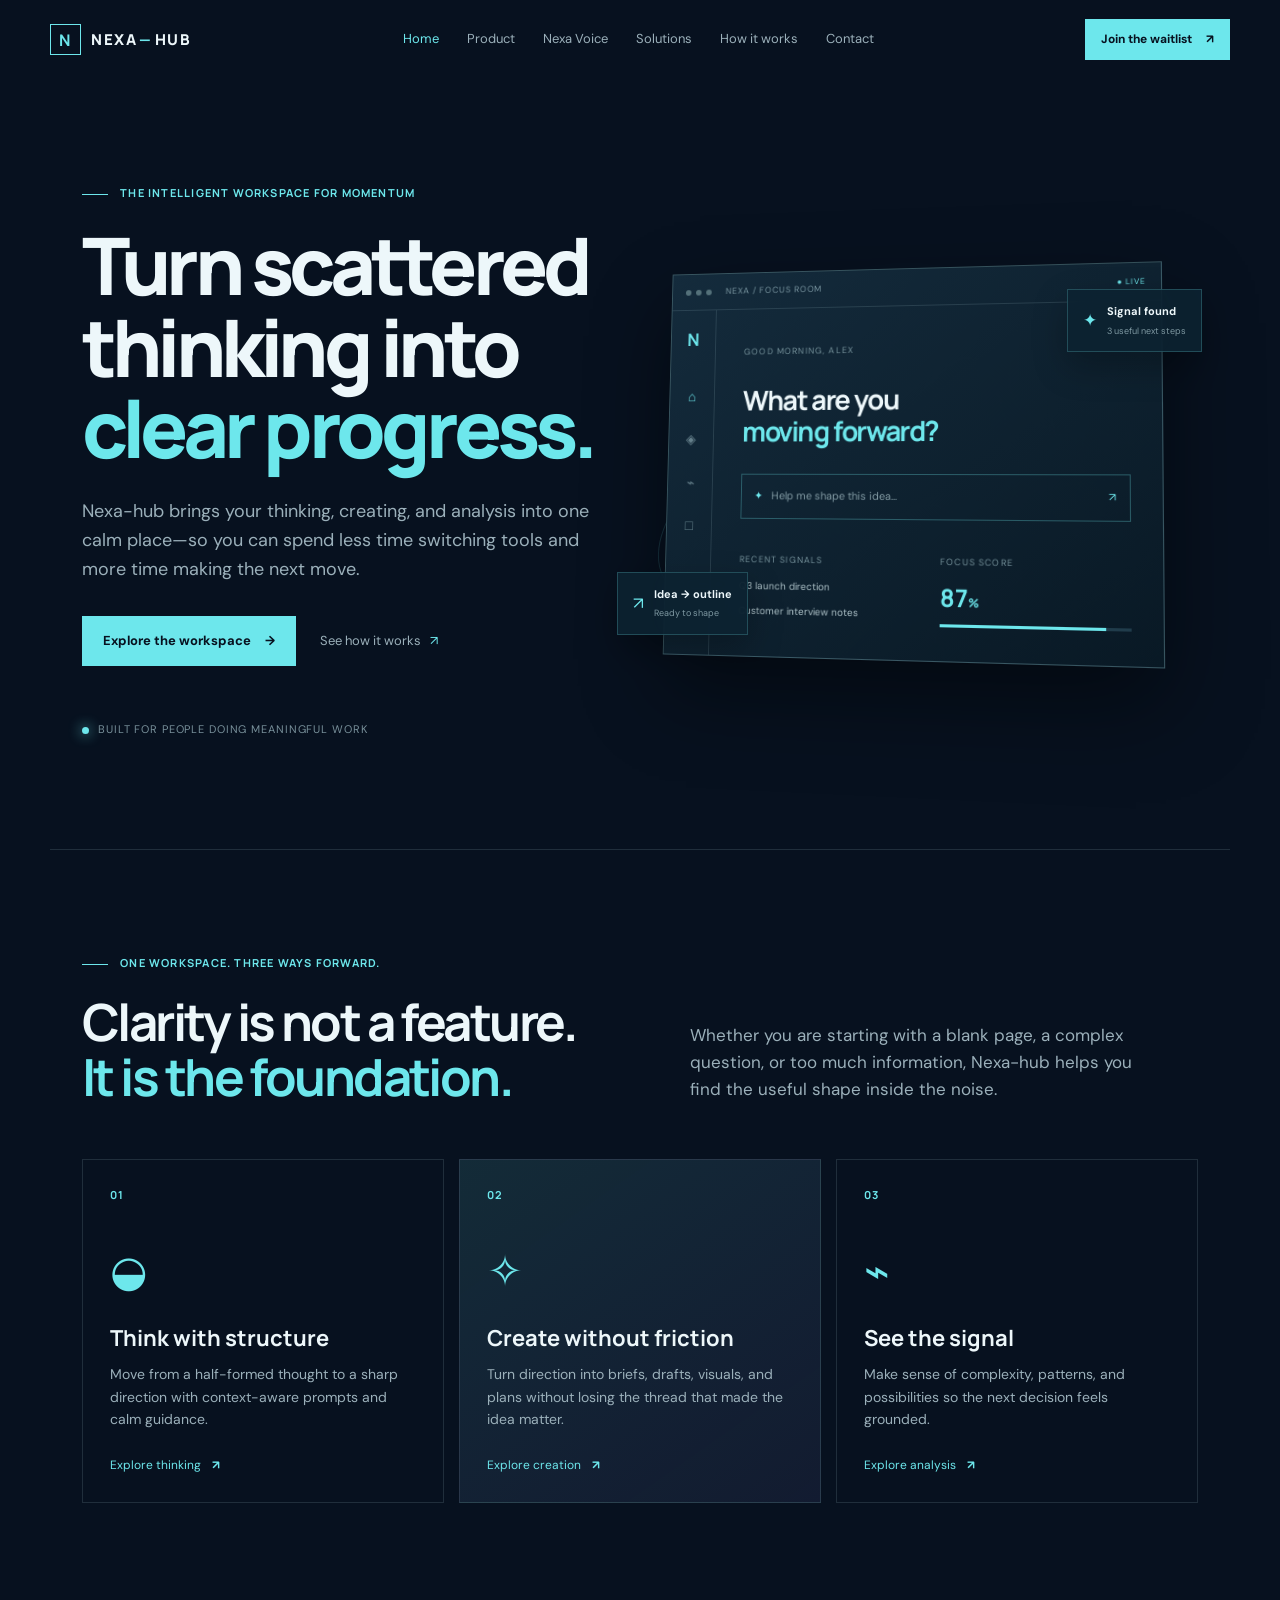
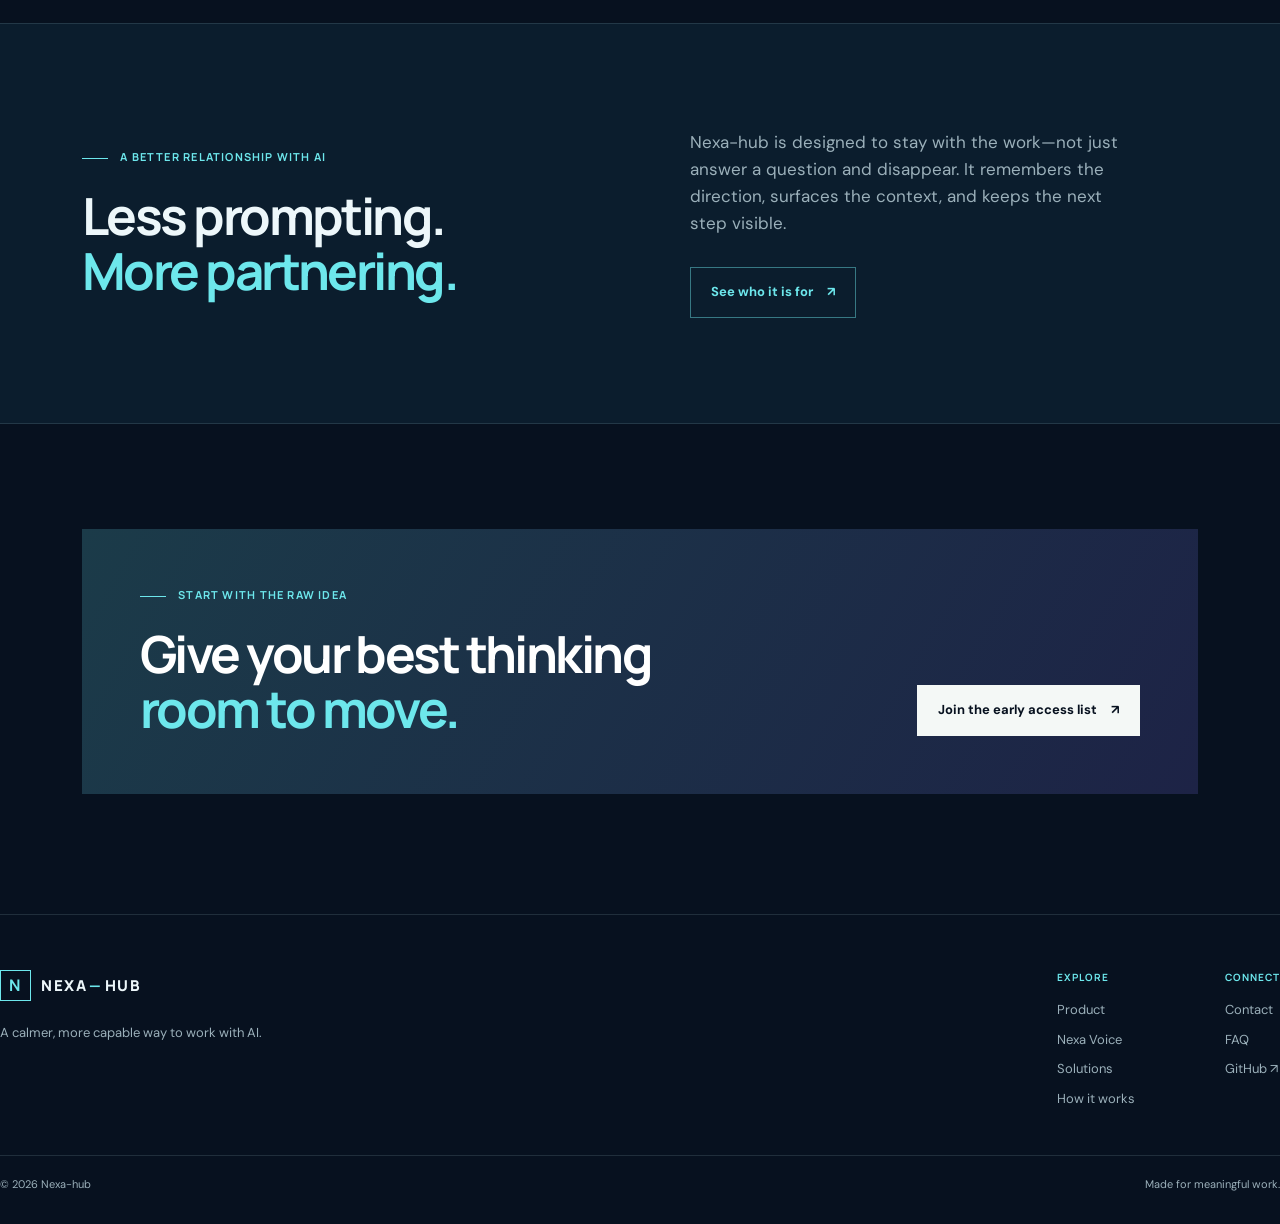
<file: index.html>
<!doctype html><html lang="en"><head><meta charset="UTF-8"><meta name="viewport" content="width=device-width, initial-scale=1"><meta name="theme-color" content="#07111f"><meta name="description" content="Nexa-hub is the calm, capable AI workspace for turning ideas into clear next steps."><meta property="og:title" content="Nexa-hub — Make the next move clear"><meta property="og:description" content="Think, create and analyze in one focused AI workspace."><meta property="og:url" content="https://shilikhalile.github.io/Nexa-hub/"><link rel="canonical" href="https://shilikhalile.github.io/Nexa-hub/"><link rel="preconnect" href="https://fonts.googleapis.com"><link rel="preconnect" href="https://fonts.gstatic.com" crossorigin><link href="https://fonts.googleapis.com/css2?family=DM+Sans:wght@400;500;600;700&family=Manrope:wght@600;700;800&display=swap" rel="stylesheet"><link rel="stylesheet" href="style.css"><title>Nexa-hub — Make the next move clear</title></head><body><div class="progress" id="progress"></div><header class="site-header"><a class="brand" href="index.html" aria-label="Nexa-hub home"><span class="brand-mark">N</span><span>NEXA<span class="brand-dash">—</span>HUB</span></a><nav class="desktop-nav" aria-label="Main navigation"><a class="active" href="index.html">Home</a><a href="product.html">Product</a><a href="voice.html">Nexa Voice</a><a href="solutions.html">Solutions</a><a href="process.html">How it works</a><a href="https://nexa-ai-hub.higgsfield.app">Contact</a></nav><a class="button button-small button-primary header-cta" href="https://nexa-ai-hub.higgsfield.app">Join the waitlist <span>↗</span></a><button class="menu-toggle" id="menuToggle" aria-label="Open menu" aria-expanded="false"><i></i><i></i></button></header><div class="mobile-nav" id="mobileNav"><a href="index.html">Home</a><a href="product.html">Product</a><a href="voice.html">Nexa Voice</a><a href="solutions.html">Solutions</a><a href="process.html">How it works</a><a href="https://nexa-ai-hub.higgsfield.app">Contact</a><a class="button button-primary" href="https://nexa-ai-hub.higgsfield.app">Join the waitlist ↗</a></div><main><section class="hero section-wrap"><div class="hero-copy"><p class="eyebrow"><span></span> The intelligent workspace for momentum</p><h1>Turn scattered thinking into <em>clear progress.</em></h1><p class="hero-lede">Nexa-hub brings your thinking, creating, and analysis into one calm place—so you can spend less time switching tools and more time making the next move.</p><div class="hero-actions"><a class="button button-primary" href="product.html">Explore the workspace <span>→</span></a><a class="text-link" href="process.html">See how it works <span>↗</span></a></div><div class="hero-proof"><span class="proof-dot"></span><span>Built for people doing meaningful work</span></div></div><div class="hero-visual"><div class="glow"></div><div class="orbit orbit-one"></div><div class="orbit orbit-two"></div><div class="workspace-card"><div class="card-bar"><span class="window-dots"><i></i><i></i><i></i></span><span class="card-label">NEXA / FOCUS ROOM</span><span class="card-status">● LIVE</span></div><div class="workspace-body"><div class="workspace-sidebar"><strong>N</strong><span class="side-active">⌂</span><span>◈</span><span>⌁</span><span>□</span></div><div class="workspace-content"><p class="card-kicker">GOOD MORNING, ALEX</p><h2>What are you<br><strong>moving forward?</strong></h2><div class="prompt-line"><span class="prompt-icon">✦</span><span>Help me shape this idea...</span><span class="prompt-send">↗</span></div><div class="card-columns"><div><small>RECENT SIGNALS</small><p>Q3 launch direction</p><p>Customer interview notes</p></div><div><small>FOCUS SCORE</small><b>87<span>%</span></b><div class="score-line"><i></i></div></div></div></div></div></div><div class="floating-note note-one"><span>✦</span><div><b>Signal found</b><small>3 useful next steps</small></div></div><div class="floating-note note-two"><span>↗</span><div><b>Idea → outline</b><small>Ready to shape</small></div></div></div></section><section class="section-wrap section-intro"><div><p class="eyebrow"><span></span> One workspace. Three ways forward.</p><h2>Clarity is not a feature.<br><em>It is the foundation.</em></h2></div><p>Whether you are starting with a blank page, a complex question, or too much information, Nexa-hub helps you find the useful shape inside the noise.</p></section><section class="section-wrap feature-grid"><a class="feature-card" href="product.html#think"><span class="feature-number">01</span><div class="feature-icon">◒</div><h3>Think with structure</h3><p>Move from a half-formed thought to a sharp direction with context-aware prompts and calm guidance.</p><span class="card-link">Explore thinking <b>↗</b></span></a><a class="feature-card feature-card-accent" href="product.html#create"><span class="feature-number">02</span><div class="feature-icon">✧</div><h3>Create without friction</h3><p>Turn direction into briefs, drafts, visuals, and plans without losing the thread that made the idea matter.</p><span class="card-link">Explore creation <b>↗</b></span></a><a class="feature-card" href="product.html#analyze"><span class="feature-number">03</span><div class="feature-icon">⌁</div><h3>See the signal</h3><p>Make sense of complexity, patterns, and possibilities so the next decision feels grounded.</p><span class="card-link">Explore analysis <b>↗</b></span></a></section><section class="dark-band"><div class="section-wrap split-section"><div><p class="eyebrow"><span></span> A better relationship with AI</p><h2>Less prompting.<br><em>More partnering.</em></h2></div><div><p class="large-copy">Nexa-hub is designed to stay with the work—not just answer a question and disappear. It remembers the direction, surfaces the context, and keeps the next step visible.</p><a class="button button-outline" href="solutions.html">See who it is for <span>↗</span></a></div></div></section><section class="section-wrap cta-section"><div class="cta-card"><div><p class="eyebrow"><span></span> Start with the raw idea</p><h2>Give your best thinking<br><em>room to move.</em></h2></div><a class="button button-light" href="https://nexa-ai-hub.higgsfield.app">Join the early access list <span>↗</span></a></div></section></main><footer class="site-footer"><div><a class="brand" href="index.html"><span class="brand-mark">N</span><span>NEXA<span class="brand-dash">—</span>HUB</span></a><p>A calmer, more capable way to work with AI.</p></div><div class="footer-links"><div><small>EXPLORE</small><a href="product.html">Product</a><a href="voice.html">Nexa Voice</a><a href="solutions.html">Solutions</a><a href="process.html">How it works</a></div><div><small>CONNECT</small><a href="https://nexa-ai-hub.higgsfield.app">Contact</a><a href="https://nexa-ai-hub.higgsfield.app">FAQ</a><a href="https://github.com/Shilikhalile/Nexa-hub">GitHub ↗</a></div></div><div class="footer-bottom"><span>© <span data-year></span> Nexa-hub</span><span>Made for meaningful work.</span></div></footer><div class="toast" id="toast" role="status"></div><script src="script.js?v=static-restore-2"></script></body></html>
</file>
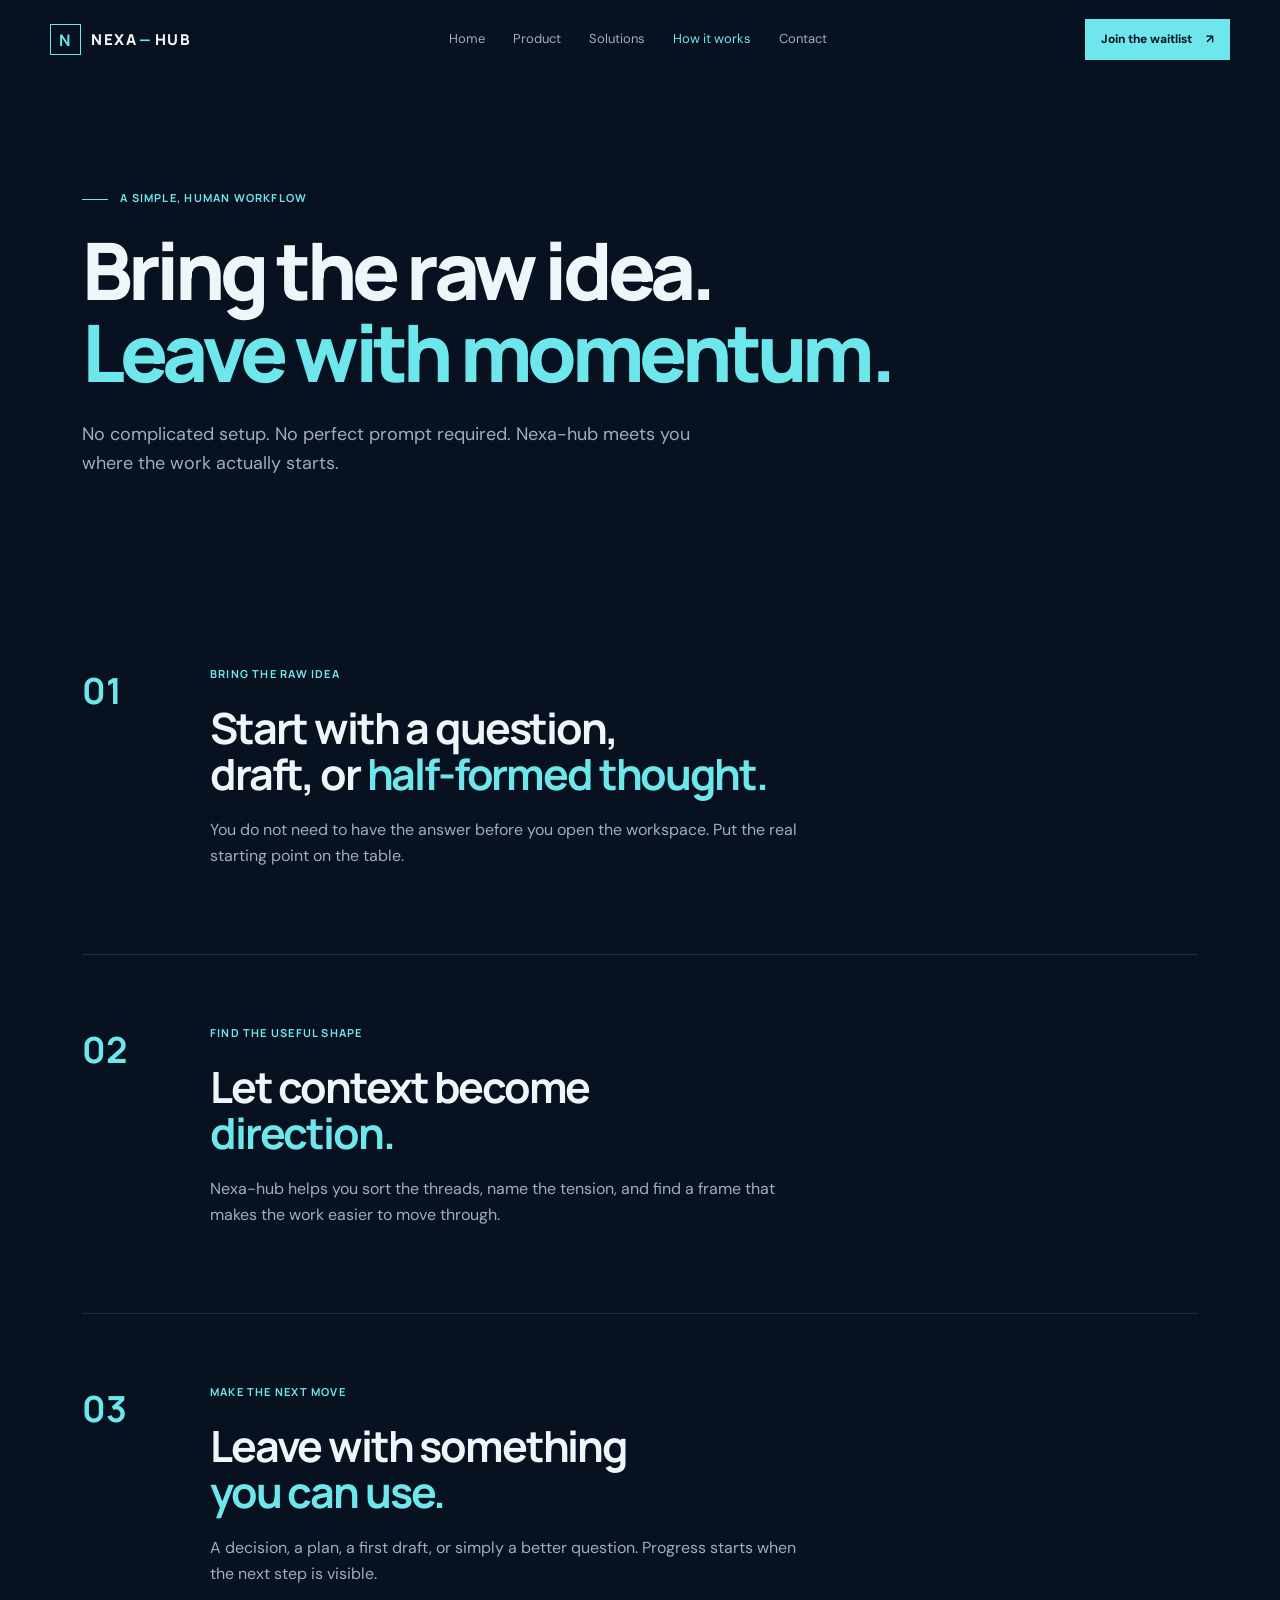
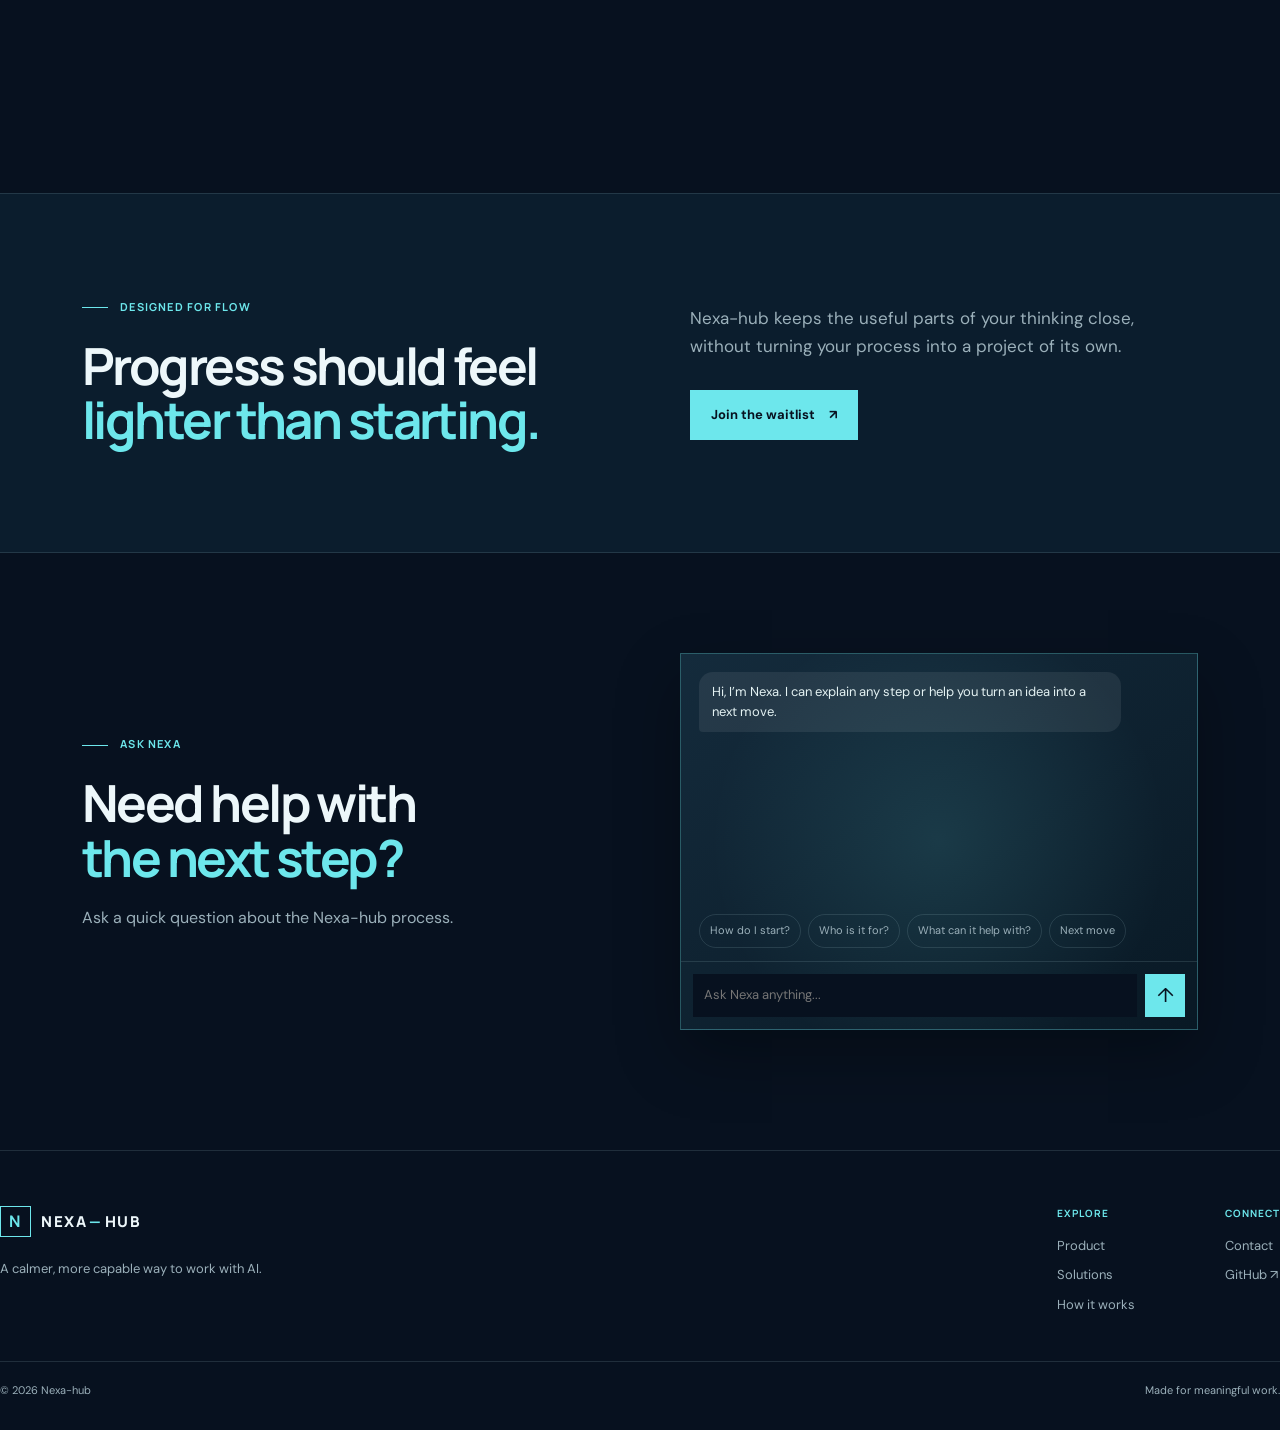
<file: process.html>
<!doctype html><html lang="en"><head><meta charset="UTF-8"><meta name="viewport" content="width=device-width, initial-scale=1"><meta name="description" content="Learn how Nexa-hub turns a raw idea into a clear next move."><link rel="stylesheet" href="style.css"><link rel="preconnect" href="https://fonts.googleapis.com"><link href="https://fonts.googleapis.com/css2?family=DM+Sans:wght@400;500;600;700&family=Manrope:wght@600;700;800&display=swap" rel="stylesheet"><title>How it works — Nexa-hub</title></head><body><div class="progress" id="progress"></div><header class="site-header"><a class="brand" href="index.html"><span class="brand-mark">N</span><span>NEXA<span class="brand-dash">—</span>HUB</span></a><nav class="desktop-nav"><a href="index.html">Home</a><a href="product.html">Product</a><a href="solutions.html">Solutions</a><a class="active" href="process.html">How it works</a><a href="contact.html">Contact</a></nav><a class="button button-small button-primary header-cta" href="contact.html">Join the waitlist <span>↗</span></a><button class="menu-toggle" id="menuToggle" aria-label="Open menu" aria-expanded="false"><i></i><i></i></button></header><div class="mobile-nav" id="mobileNav"><a href="index.html">Home</a><a href="product.html">Product</a><a href="solutions.html">Solutions</a><a href="process.html">How it works</a><a href="contact.html">Contact</a><a class="button button-primary" href="contact.html">Join the waitlist ↗</a></div><main><section class="page-hero section-wrap"><p class="eyebrow"><span></span> A simple, human workflow</p><h1>Bring the raw idea.<br><em>Leave with momentum.</em></h1><p>No complicated setup. No perfect prompt required. Nexa-hub meets you where the work actually starts.</p></section><section class="section-wrap process-list"><article class="process-step"><div class="step-number">01</div><div><p class="eyebrow">Bring the raw idea</p><h2>Start with a question,<br>draft, or <em>half-formed thought.</em></h2><p>You do not need to have the answer before you open the workspace. Put the real starting point on the table.</p></div></article><article class="process-step"><div class="step-number">02</div><div><p class="eyebrow">Find the useful shape</p><h2>Let context become<br><em>direction.</em></h2><p>Nexa-hub helps you sort the threads, name the tension, and find a frame that makes the work easier to move through.</p></div></article><article class="process-step"><div class="step-number">03</div><div><p class="eyebrow">Make the next move</p><h2>Leave with something<br><em>you can use.</em></h2><p>A decision, a plan, a first draft, or simply a better question. Progress starts when the next step is visible.</p></div></article></section><section class="dark-band"><div class="section-wrap split-section"><div><p class="eyebrow"><span></span> Designed for flow</p><h2>Progress should feel<br><em>lighter than starting.</em></h2></div><div><p class="large-copy">Nexa-hub keeps the useful parts of your thinking close, without turning your process into a project of its own.</p><a class="button button-primary" href="contact.html">Join the waitlist <span>↗</span></a></div></div></section><section class="process-chat" aria-label="Nexa process assistant">
  <div class="process-chat-heading"><p class="eyebrow"><span></span> Ask Nexa</p><h2>Need help with<br><em>the next step?</em></h2><p>Ask a quick question about the Nexa-hub process.</p></div>
  <div class="process-chat-box">
    <div class="process-chat-log" id="processChatLog"><div class="process-chat-message bot">Hi, I’m Nexa. I can explain any step or help you turn an idea into a next move.</div></div>
    <div class="process-chat-suggestions"><button type="button" data-chat-question="How do I start?">How do I start?</button><button type="button" data-chat-question="Who is Nexa-hub for?">Who is it for?</button><button type="button" data-chat-question="What can Nexa-hub help with?">What can it help with?</button><button type="button" data-chat-question="What is the next move?">Next move</button></div>
    <form id="processChatForm" class="process-chat-form"><input id="processChatInput" aria-label="Ask Nexa" maxlength="240" placeholder="Ask Nexa anything..." autocomplete="off"><button type="submit" aria-label="Send">↑</button></form>
  </div>
</section></main><footer class="site-footer"><div><a class="brand" href="index.html"><span class="brand-mark">N</span><span>NEXA<span class="brand-dash">—</span>HUB</span></a><p>A calmer, more capable way to work with AI.</p></div><div class="footer-links"><div><small>EXPLORE</small><a href="product.html">Product</a><a href="solutions.html">Solutions</a><a href="process.html">How it works</a></div><div><small>CONNECT</small><a href="contact.html">Contact</a><a href="https://github.com/Shilikhalile/Nexa-hub">GitHub ↗</a></div></div><div class="footer-bottom"><span>© <span data-year></span> Nexa-hub</span><span>Made for meaningful work.</span></div></footer><div class="toast" id="toast" role="status"></div><script src="script.js?v=process-chat-5"></script></body></html>
</file>
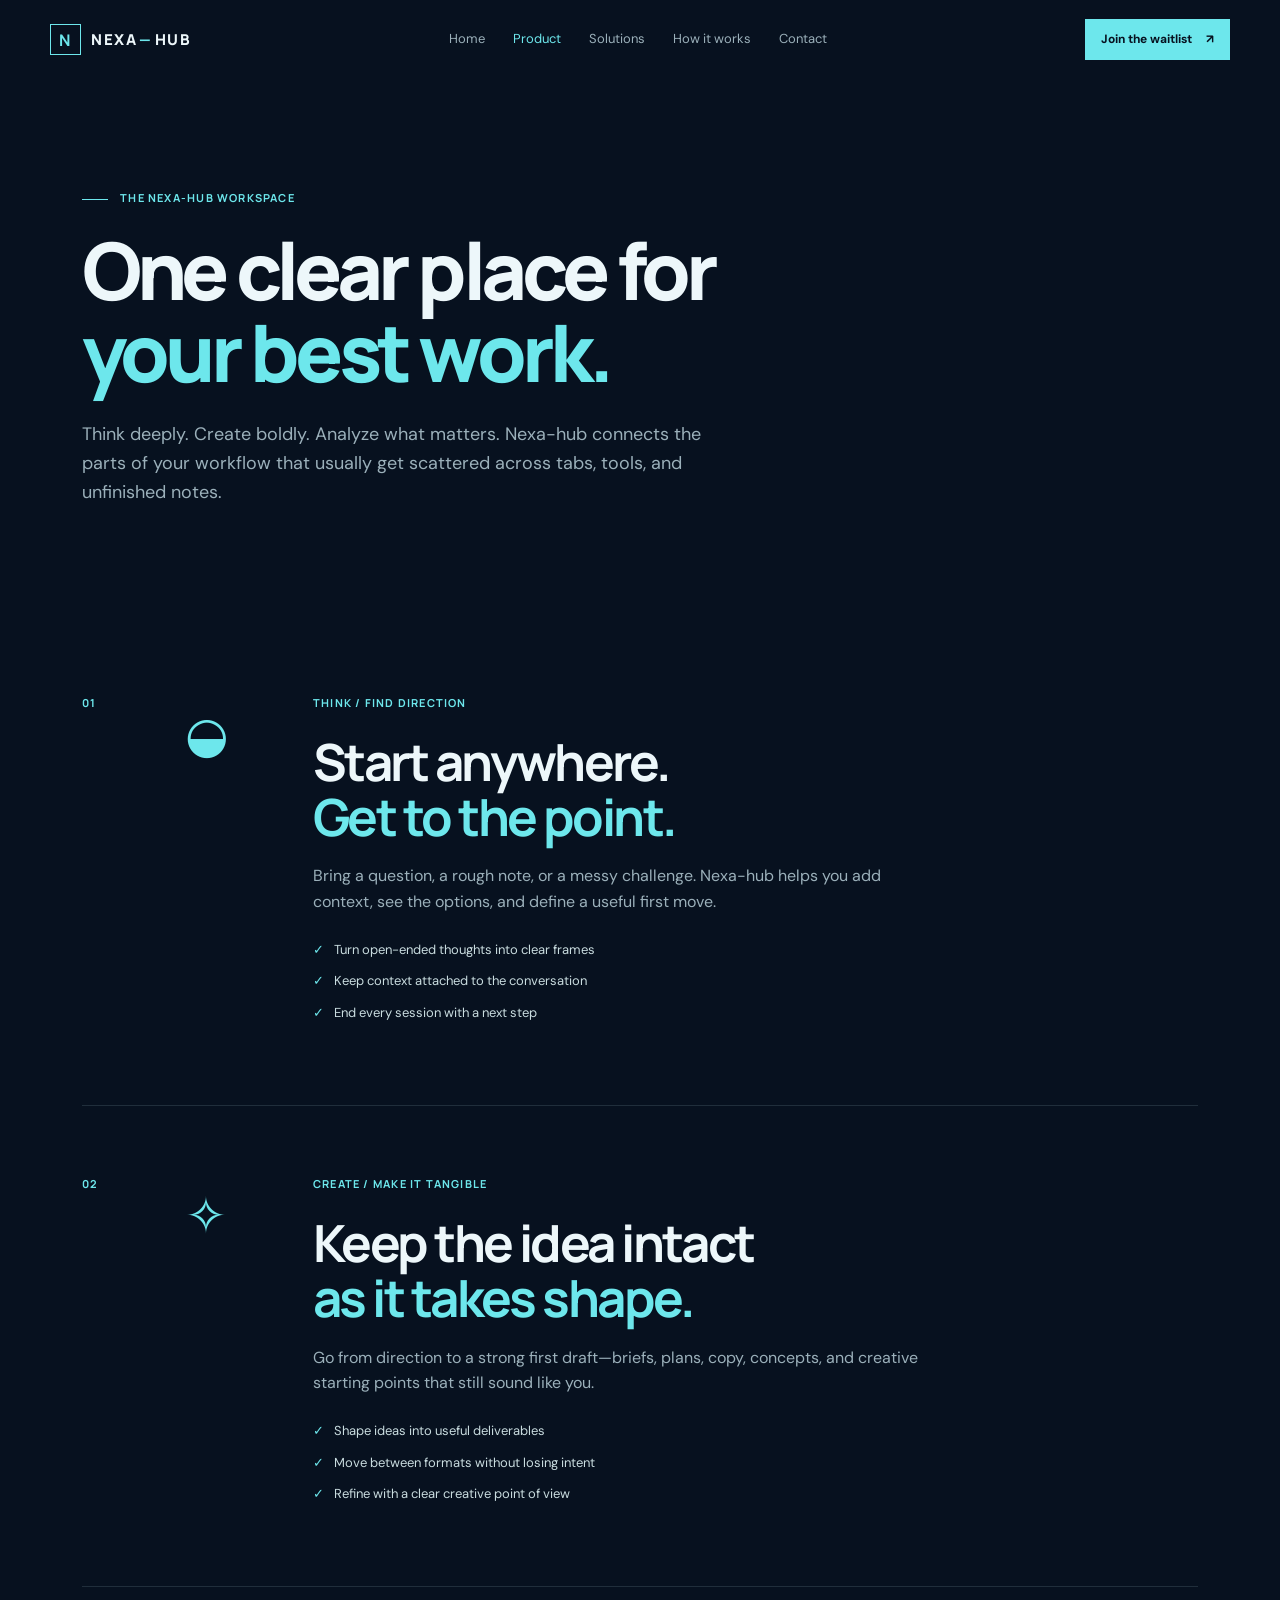
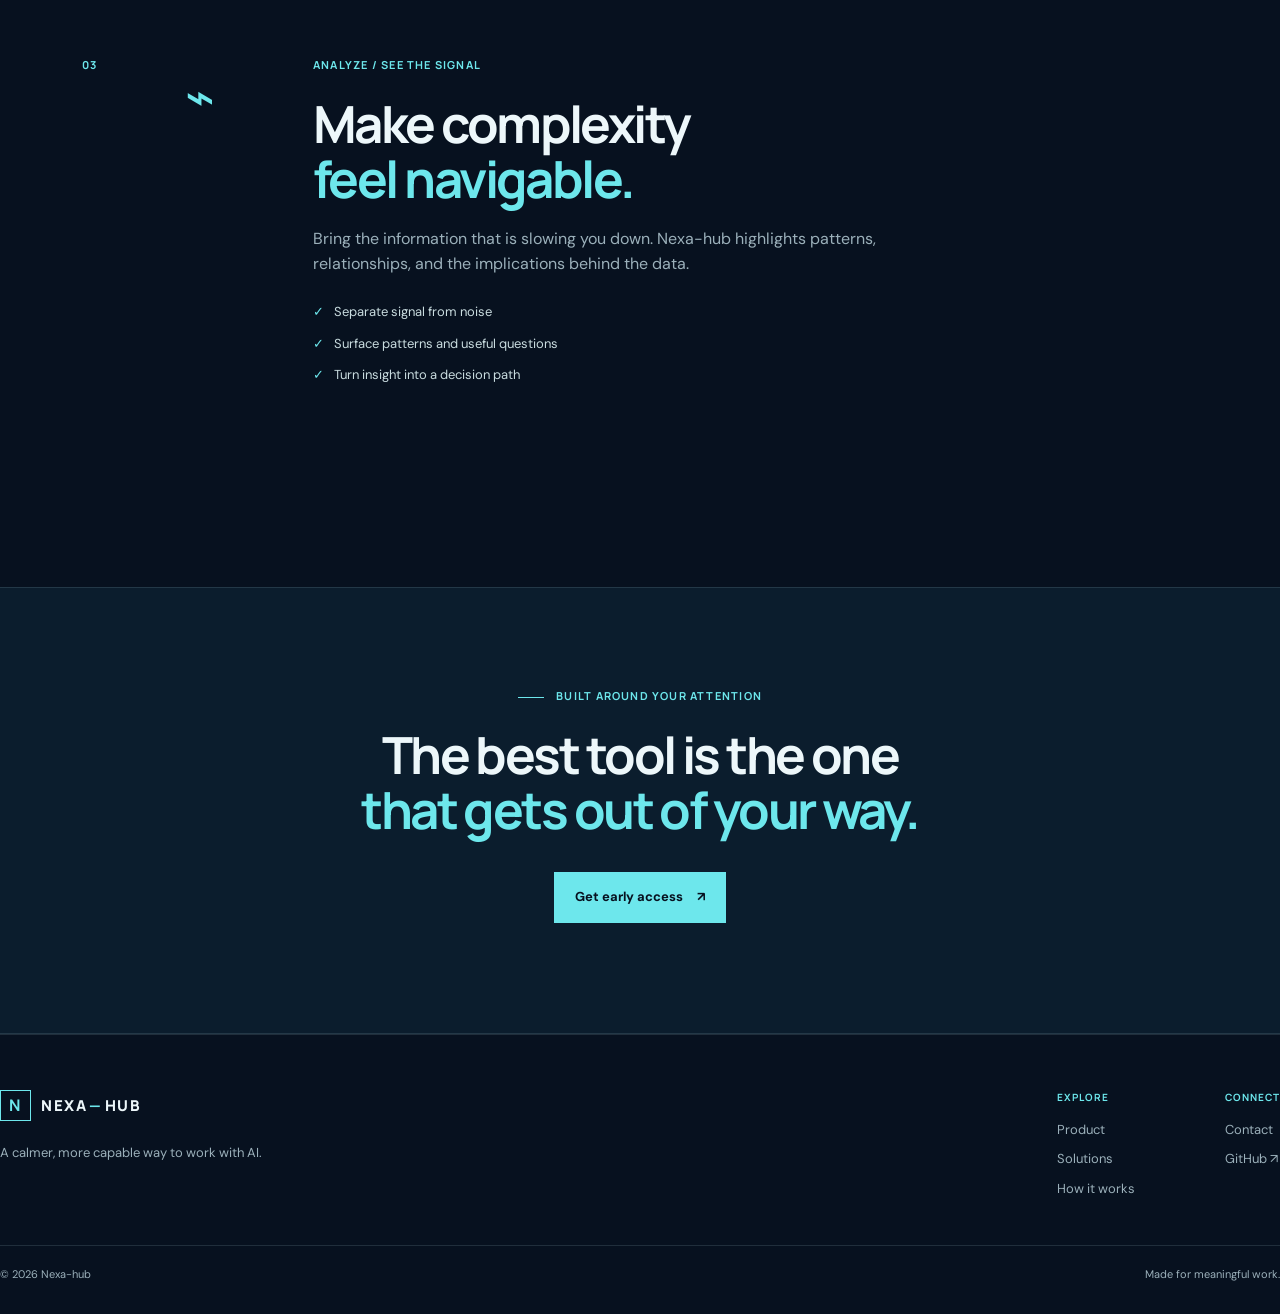
<file: product.html>
<!doctype html><html lang="en"><head><meta charset="UTF-8"><meta name="viewport" content="width=device-width, initial-scale=1"><meta name="description" content="Explore the Nexa-hub AI workspace: think, create, and analyze with more clarity."><link rel="stylesheet" href="style.css"><link rel="preconnect" href="https://fonts.googleapis.com"><link href="https://fonts.googleapis.com/css2?family=DM+Sans:wght@400;500;600;700&family=Manrope:wght@600;700;800&display=swap" rel="stylesheet"><title>Product — Nexa-hub</title></head><body><div class="progress" id="progress"></div><header class="site-header"><a class="brand" href="index.html"><span class="brand-mark">N</span><span>NEXA<span class="brand-dash">—</span>HUB</span></a><nav class="desktop-nav"><a href="index.html">Home</a><a class="active" href="product.html">Product</a><a href="solutions.html">Solutions</a><a href="process.html">How it works</a><a href="https://nexa-ai-hub.higgsfield.app">Contact</a></nav><a class="button button-small button-primary header-cta" href="https://nexa-ai-hub.higgsfield.app">Join the waitlist <span>↗</span></a><button class="menu-toggle" id="menuToggle" aria-label="Open menu" aria-expanded="false"><i></i><i></i></button></header><div class="mobile-nav" id="mobileNav"><a href="index.html">Home</a><a href="product.html">Product</a><a href="solutions.html">Solutions</a><a href="process.html">How it works</a><a href="https://nexa-ai-hub.higgsfield.app">Contact</a><a class="button button-primary" href="https://nexa-ai-hub.higgsfield.app">Join the waitlist ↗</a></div><main><section class="page-hero section-wrap"><p class="eyebrow"><span></span> The Nexa-hub workspace</p><h1>One clear place for<br><em>your best work.</em></h1><p>Think deeply. Create boldly. Analyze what matters. Nexa-hub connects the parts of your workflow that usually get scattered across tabs, tools, and unfinished notes.</p></section><section class="section-wrap product-list"><article id="think" class="product-row"><div class="product-index">01</div><div class="product-symbol">◒</div><div><p class="eyebrow">Think / Find direction</p><h2>Start anywhere.<br><em>Get to the point.</em></h2><p>Bring a question, a rough note, or a messy challenge. Nexa-hub helps you add context, see the options, and define a useful first move.</p><ul class="check-list"><li>Turn open-ended thoughts into clear frames</li><li>Keep context attached to the conversation</li><li>End every session with a next step</li></ul></div></article><article id="create" class="product-row"><div class="product-index">02</div><div class="product-symbol">✧</div><div><p class="eyebrow">Create / Make it tangible</p><h2>Keep the idea intact<br><em>as it takes shape.</em></h2><p>Go from direction to a strong first draft—briefs, plans, copy, concepts, and creative starting points that still sound like you.</p><ul class="check-list"><li>Shape ideas into useful deliverables</li><li>Move between formats without losing intent</li><li>Refine with a clear creative point of view</li></ul></div></article><article id="analyze" class="product-row"><div class="product-index">03</div><div class="product-symbol">⌁</div><div><p class="eyebrow">Analyze / See the signal</p><h2>Make complexity<br><em>feel navigable.</em></h2><p>Bring the information that is slowing you down. Nexa-hub highlights patterns, relationships, and the implications behind the data.</p><ul class="check-list"><li>Separate signal from noise</li><li>Surface patterns and useful questions</li><li>Turn insight into a decision path</li></ul></div></article></section><section class="dark-band"><div class="section-wrap centered-cta"><p class="eyebrow"><span></span> Built around your attention</p><h2>The best tool is the one<br><em>that gets out of your way.</em></h2><a class="button button-primary" href="https://nexa-ai-hub.higgsfield.app">Get early access <span>↗</span></a></div></section></main><footer class="site-footer"><div><a class="brand" href="index.html"><span class="brand-mark">N</span><span>NEXA<span class="brand-dash">—</span>HUB</span></a><p>A calmer, more capable way to work with AI.</p></div><div class="footer-links"><div><small>EXPLORE</small><a href="product.html">Product</a><a href="solutions.html">Solutions</a><a href="process.html">How it works</a></div><div><small>CONNECT</small><a href="https://nexa-ai-hub.higgsfield.app">Contact</a><a href="https://github.com/Shilikhalile/Nexa-hub">GitHub ↗</a></div></div><div class="footer-bottom"><span>© <span data-year></span> Nexa-hub</span><span>Made for meaningful work.</span></div></footer><div class="toast" id="toast" role="status"></div><script src="script.js?v=static-restore-2"></script></body></html>
</file>
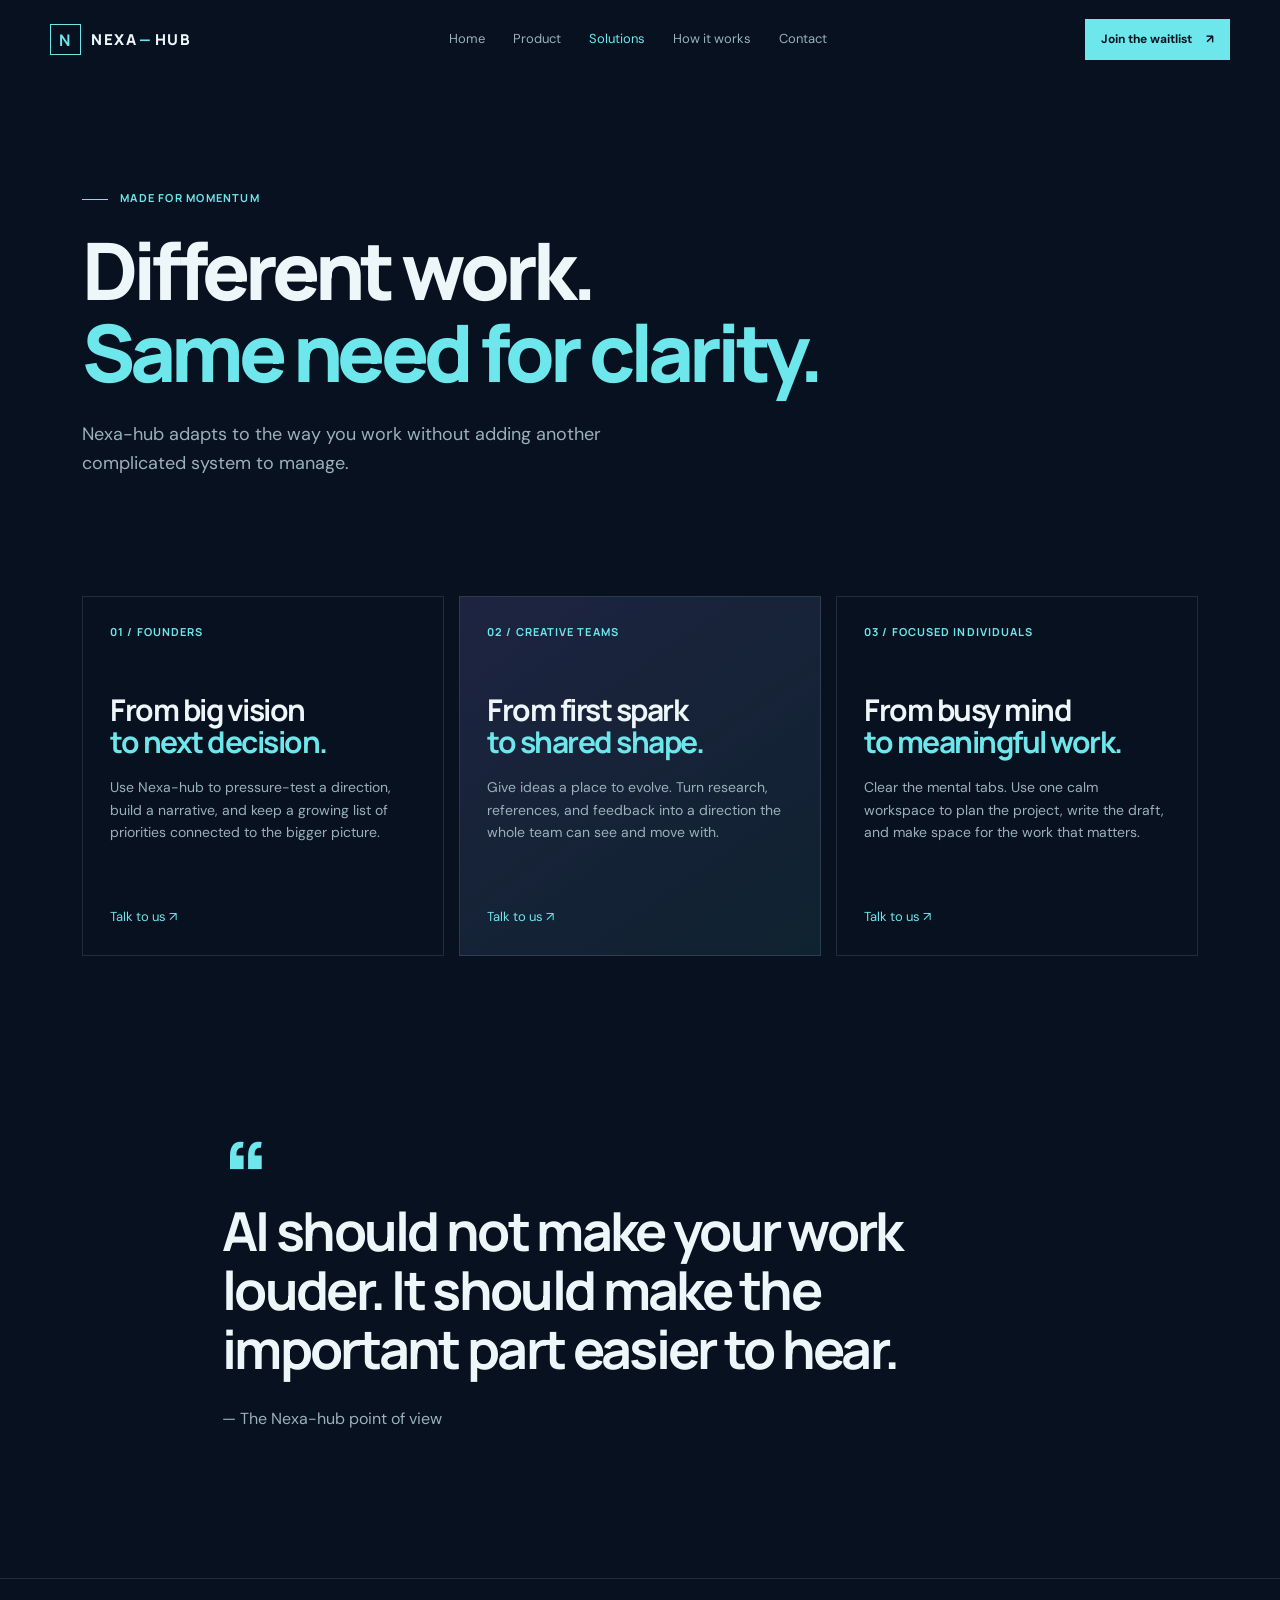
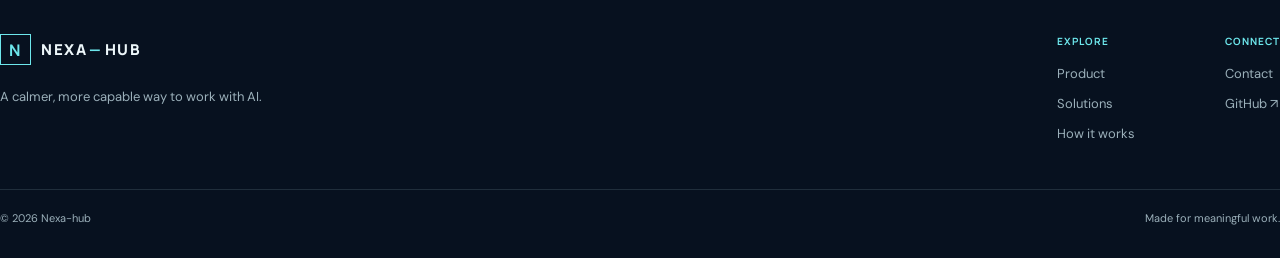
<file: solutions.html>
<!doctype html><html lang="en"><head><meta charset="UTF-8"><meta name="viewport" content="width=device-width, initial-scale=1"><meta name="description" content="See how Nexa-hub supports founders, creative teams, and focused individuals."><link rel="stylesheet" href="style.css"><link rel="preconnect" href="https://fonts.googleapis.com"><link href="https://fonts.googleapis.com/css2?family=DM+Sans:wght@400;500;600;700&family=Manrope:wght@600;700;800&display=swap" rel="stylesheet"><title>Solutions — Nexa-hub</title></head><body><div class="progress" id="progress"></div><header class="site-header"><a class="brand" href="index.html"><span class="brand-mark">N</span><span>NEXA<span class="brand-dash">—</span>HUB</span></a><nav class="desktop-nav"><a href="index.html">Home</a><a href="product.html">Product</a><a class="active" href="solutions.html">Solutions</a><a href="process.html">How it works</a><a href="https://nexa-ai-hub.higgsfield.app">Contact</a></nav><a class="button button-small button-primary header-cta" href="https://nexa-ai-hub.higgsfield.app">Join the waitlist <span>↗</span></a><button class="menu-toggle" id="menuToggle" aria-label="Open menu" aria-expanded="false"><i></i><i></i></button></header><div class="mobile-nav" id="mobileNav"><a href="index.html">Home</a><a href="product.html">Product</a><a href="solutions.html">Solutions</a><a href="process.html">How it works</a><a href="https://nexa-ai-hub.higgsfield.app">Contact</a><a class="button button-primary" href="https://nexa-ai-hub.higgsfield.app">Join the waitlist ↗</a></div><main><section class="page-hero section-wrap"><p class="eyebrow"><span></span> Made for momentum</p><h1>Different work.<br><em>Same need for clarity.</em></h1><p>Nexa-hub adapts to the way you work without adding another complicated system to manage.</p></section><section class="section-wrap audience-grid"><article class="audience-card"><span class="feature-number">01 / FOUNDERS</span><h2>From big vision<br><em>to next decision.</em></h2><p>Use Nexa-hub to pressure-test a direction, build a narrative, and keep a growing list of priorities connected to the bigger picture.</p><a href="https://nexa-ai-hub.higgsfield.app">Talk to us <span>↗</span></a></article><article class="audience-card audience-card-highlight"><span class="feature-number">02 / CREATIVE TEAMS</span><h2>From first spark<br><em>to shared shape.</em></h2><p>Give ideas a place to evolve. Turn research, references, and feedback into a direction the whole team can see and move with.</p><a href="https://nexa-ai-hub.higgsfield.app">Talk to us <span>↗</span></a></article><article class="audience-card"><span class="feature-number">03 / FOCUSED INDIVIDUALS</span><h2>From busy mind<br><em>to meaningful work.</em></h2><p>Clear the mental tabs. Use one calm workspace to plan the project, write the draft, and make space for the work that matters.</p><a href="https://nexa-ai-hub.higgsfield.app">Talk to us <span>↗</span></a></article></section><section class="section-wrap quote-section"><p class="quote-mark">“</p><blockquote>AI should not make your work louder. It should make the important part easier to hear.</blockquote><p class="quote-byline">— The Nexa-hub point of view</p></section></main><footer class="site-footer"><div><a class="brand" href="index.html"><span class="brand-mark">N</span><span>NEXA<span class="brand-dash">—</span>HUB</span></a><p>A calmer, more capable way to work with AI.</p></div><div class="footer-links"><div><small>EXPLORE</small><a href="product.html">Product</a><a href="solutions.html">Solutions</a><a href="process.html">How it works</a></div><div><small>CONNECT</small><a href="https://nexa-ai-hub.higgsfield.app">Contact</a><a href="https://github.com/Shilikhalile/Nexa-hub">GitHub ↗</a></div></div><div class="footer-bottom"><span>© <span data-year></span> Nexa-hub</span><span>Made for meaningful work.</span></div></footer><div class="toast" id="toast" role="status"></div><script src="script.js?v=static-restore-2"></script></body></html>
</file>
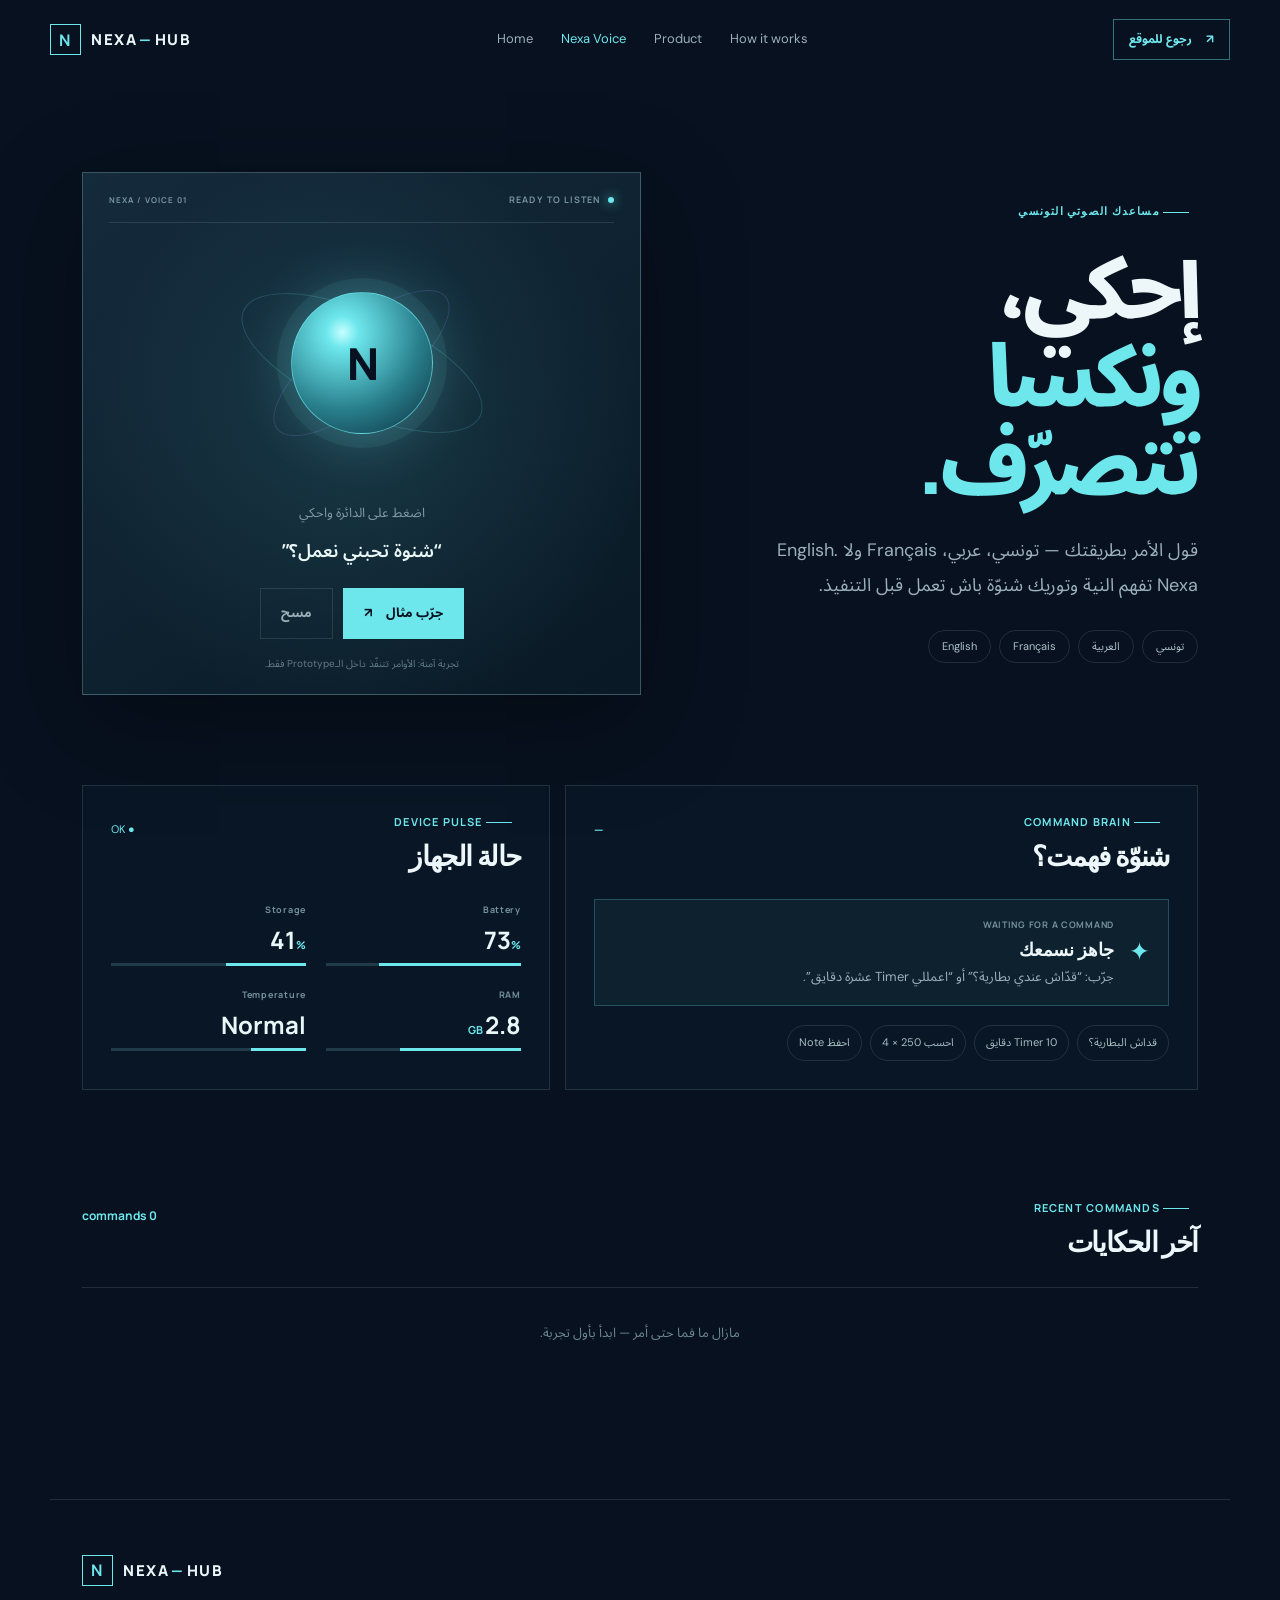
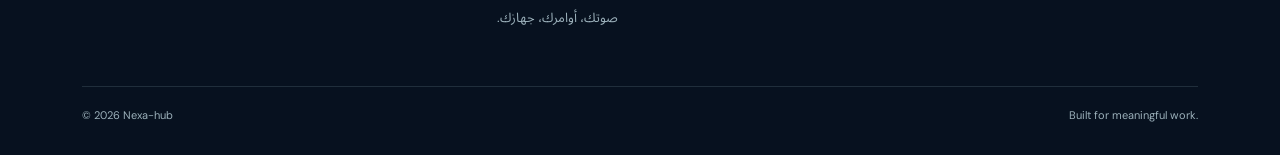
<file: voice.html>
<!doctype html>
<html lang="ar" dir="rtl">
<head>
  <meta charset="UTF-8">
  <meta name="viewport" content="width=device-width, initial-scale=1">
  <meta name="theme-color" content="#07111f">
  <meta name="description" content="Nexa Voice — مساعدك الصوتي التونسي للتحكم في جهازك.">
  <link rel="preconnect" href="https://fonts.googleapis.com">
  <link rel="preconnect" href="https://fonts.gstatic.com" crossorigin>
  <link href="https://fonts.googleapis.com/css2?family=DM+Sans:wght@400;500;600;700&family=Manrope:wght@600;700;800&family=Noto+Sans+Arabic:wght@400;500;600;700&display=swap" rel="stylesheet">
  <link rel="stylesheet" href="style.css">
  <title>Nexa Voice — إحكي، ونكسا تتصرّف</title>
</head>
<body class="voice-page">
  <div class="progress" id="progress"></div>
  <header class="site-header voice-header">
    <a class="brand" href="index.html" aria-label="Nexa-hub home"><span class="brand-mark">N</span><span>NEXA<span class="brand-dash">—</span>HUB</span></a>
    <nav class="desktop-nav" aria-label="Main navigation"><a href="index.html">Home</a><a class="active" href="voice.html">Nexa Voice</a><a href="product.html">Product</a><a href="process.html">How it works</a></nav>
    <a class="button button-small button-outline header-cta" href="index.html">رجوع للموقع <span>↗</span></a>
    <button class="menu-toggle" id="menuToggle" aria-label="فتح القائمة" aria-expanded="false"><i></i><i></i></button>
  </header>
  <div class="mobile-nav" id="mobileNav"><a href="index.html">Home</a><a href="voice.html">Nexa Voice</a><a href="product.html">Product</a><a href="process.html">How it works</a></div>

  <main>
    <section class="voice-shell section-wrap">
      <div class="voice-intro">
        <p class="eyebrow"><span></span> مساعدك الصوتي التونسي</p>
        <h1>إحكي،<br><em>ونكسا تتصرّف.</em></h1>
        <p>قول الأمر بطريقتك — تونسي، عربي، Français ولا English. Nexa تفهم النية وتوريك شنوّة باش تعمل قبل التنفيذ.</p>
        <div class="voice-chips" aria-label="اللغات المدعومة"><span>تونسي</span><span>العربية</span><span>Français</span><span>English</span></div>
      </div>
      <div class="voice-console" id="voiceConsole">
        <div class="console-top"><div><span class="live-dot"></span><span id="assistantState">READY TO LISTEN</span></div><span class="console-id">NEXA / VOICE 01</span></div>
        <div class="orb-stage" id="orbStage">
          <div class="orb-orbit orbit-a"></div><div class="orb-orbit orbit-b"></div>
          <button class="voice-orb" id="voiceOrb" aria-label="ابدأ الاستماع"><span class="orb-core">N</span><span class="orb-ripple"></span></button>
        </div>
        <div class="voice-prompt" id="voicePrompt">اضغط على الدائرة واحكي</div>
        <div class="transcript" id="transcript" aria-live="polite">“شنوة تحبني نعمل؟”</div>
        <div class="console-actions"><button class="button button-primary" id="demoButton">جرّب مثال <span>↗</span></button><button class="button button-ghost" id="clearButton">مسح</button></div>
        <p class="voice-note" id="voiceNote">تجربة آمنة: الأوامر تتنفّذ داخل الـPrototype فقط.</p>
      </div>
    </section>

    <section class="section-wrap voice-grid">
      <div class="command-panel">
        <div class="panel-heading"><div><p class="eyebrow"><span></span> Command brain</p><h2>شنوّة فهمت؟</h2></div><span class="confidence" id="confidence">—</span></div>
        <div class="intent-card" id="intentCard"><div class="intent-icon">✦</div><div><small>WAITING FOR A COMMAND</small><strong id="intentTitle">جاهز نسمعك</strong><p id="intentDetail">جرّب: “قدّاش عندي بطارية؟” أو “اعمللي Timer عشرة دقايق”.</p></div></div>
        <div class="suggestions"><button data-voice-command="قداش عندي بطارية؟">قداش البطارية؟</button><button data-voice-command="اعمللي timer عشرة دقايق">Timer 10 دقايق</button><button data-voice-command="احسب 250 في 4">احسب 250 × 4</button><button data-voice-command="اكتب note نراجع اقتصاد">احفظ Note</button></div>
      </div>
      <aside class="device-panel">
        <div class="panel-heading"><div><p class="eyebrow"><span></span> Device pulse</p><h2>حالة الجهاز</h2></div><span class="system-ok">● OK</span></div>
        <div class="device-stats"><div><span>Battery</span><strong>73<small>%</small></strong><i><b style="width:73%"></b></i></div><div><span>Storage</span><strong>41<small>%</small></strong><i><b style="width:41%"></b></i></div><div><span>RAM</span><strong>2.8<small> GB</small></strong><i><b style="width:62%"></b></i></div><div><span>Temperature</span><strong>Normal</strong><i><b style="width:28%"></b></i></div></div>
      </aside>
    </section>

    <section class="section-wrap recent-section"><div class="panel-heading"><div><p class="eyebrow"><span></span> Recent commands</p><h2>آخر الحكايات</h2></div><span class="history-count" id="historyCount">0 commands</span></div><div class="recent-list" id="recentList"><div class="empty-history">مازال ما فما حتى أمر — ابدأ بأول تجربة.</div></div></section>
  </main>
  <footer class="site-footer section-wrap"><div><a class="brand" href="index.html"><span class="brand-mark">N</span><span>NEXA<span class="brand-dash">—</span>HUB</span></a><p>صوتك، أوامرك، جهازك.</p></div><div class="footer-bottom"><span>© <span data-year></span> Nexa-hub</span><span>Built for meaningful work.</span></div></footer>
  <div class="toast" id="toast" role="status"></div>
  <script src="script.js?v=voice-prototype-1"></script><script src="voice.js?v=voice-prototype-1"></script>
</body>
</html>
</file>
<file: style.css>
@import url('https://fonts.googleapis.com/css2?family=DM+Sans:wght@400;500;600;700&family=Manrope:wght@600;700;800&display=swap');
:root{--ink:#07111f;--ink-2:#0b1c2d;--text:#edf7fa;--muted:#9bb0ba;--line:rgba(185,221,228,.14);--cyan:#6de7ec;--violet:#9d8cff;--cream:#f4f8f6;--ease:cubic-bezier(.23,1,.32,1)}*{box-sizing:border-box}html{scroll-behavior:smooth}body{margin:0;background:var(--ink);color:var(--text);font-family:'DM Sans',sans-serif;line-height:1.6}a{color:inherit;text-decoration:none}button,input,textarea{font:inherit}.progress{height:3px;background:linear-gradient(90deg,var(--cyan),var(--violet));position:fixed;top:0;left:0;z-index:20;width:0}.section-wrap{max-width:1180px;margin:auto;padding-left:32px;padding-right:32px}.site-header{height:80px;padding:0 max(32px,calc((100vw - 1180px)/2));display:flex;align-items:center;gap:42px;border-bottom:1px solid transparent;position:relative;z-index:10;transition:.25s}.site-header.scrolled{background:rgba(7,17,31,.86);backdrop-filter:blur(14px);border-color:var(--line)}.brand{display:flex;align-items:center;gap:10px;font:800 15px Manrope;letter-spacing:.1em}.brand-mark{width:31px;height:31px;border:1px solid var(--cyan);display:grid;place-items:center;color:var(--cyan);font:700 16px Manrope}.brand-dash{color:var(--cyan);margin:0 2px}.desktop-nav{display:flex;gap:28px;margin:auto;font-size:13px;color:var(--muted)}.desktop-nav a,.footer-links a{transition:color .2s}.desktop-nav a:hover,.desktop-nav a.active,.footer-links a:hover{color:var(--cyan)}.button{display:inline-flex;align-items:center;gap:14px;padding:14px 20px;border:1px solid transparent;font-weight:700;font-size:13px;transition:transform .2s var(--ease),background .2s,border .2s}.button:hover{transform:translateY(-2px)}.button-primary{background:var(--cyan);color:var(--ink)}.button-primary:hover{background:#c5fbfa}.button-small{padding:10px 15px;font-size:12px}.button-outline{border-color:rgba(109,231,236,.45);color:var(--cyan)}.button-outline:hover{background:rgba(109,231,236,.08)}.button-light{background:var(--cream);color:var(--ink)}.menu-toggle,.mobile-nav{display:none}.hero{min-height:670px;padding-top:105px;padding-bottom:110px;display:grid;grid-template-columns:46% 54%;align-items:center;gap:10px}.eyebrow{color:var(--cyan);font:700 11px Manrope;letter-spacing:.11em;text-transform:uppercase;margin:0 0 24px}.eyebrow>span:first-child{display:inline-block;width:26px;height:1px;background:var(--cyan);vertical-align:middle;margin-right:9px}.hero h1,.page-hero h1{font:800 clamp(47px,6.2vw,80px)/1.03 Manrope;letter-spacing:-.06em;margin:0 0 28px;max-width:720px}.hero h1 em,.page-hero h1 em,h2 em{color:var(--cyan);font-style:normal}.hero-lede{font-size:18px;color:var(--muted);max-width:510px;margin:0 0 32px}.hero-actions{display:flex;align-items:center;gap:24px}.text-link{font-size:13px;color:var(--muted)}.text-link span{color:var(--cyan);margin-left:6px}.hero-proof{display:flex;gap:9px;align-items:center;color:#78909a;font-size:11px;margin-top:55px;text-transform:uppercase;letter-spacing:.08em}.proof-dot{width:7px;height:7px;background:var(--cyan);border-radius:50%;box-shadow:0 0 13px var(--cyan)}.hero-visual{height:480px;position:relative;display:grid;place-items:center;perspective:1000px}.glow{position:absolute;width:420px;height:420px;border-radius:50%;background:radial-gradient(circle,rgba(109,231,236,.18),transparent 66%);filter:blur(10px)}.orbit{position:absolute;border:1px solid rgba(109,231,236,.16);border-radius:50%;transform:rotate(-25deg);width:540px;height:220px}.orbit-two{width:440px;height:180px;transform:rotate(45deg);border-color:rgba(157,140,255,.14)}.workspace-card{position:relative;z-index:2;width:min(500px,92%);background:linear-gradient(145deg,#142b3c,#091925);border:1px solid rgba(178,238,240,.25);box-shadow:0 35px 80px rgba(0,0,0,.45);transform:rotateY(-8deg) rotateX(4deg);transition:transform .4s var(--ease)}.card-bar{height:38px;border-bottom:1px solid var(--line);display:flex;align-items:center;padding:0 14px;gap:15px;color:#7995a0;font-size:9px;letter-spacing:.1em}.window-dots{display:flex;gap:5px}.window-dots i{width:6px;height:6px;border-radius:50%;background:#54717a}.card-status{margin-left:auto;color:var(--cyan);font-size:8px}.workspace-body{display:flex;min-height:310px}.workspace-sidebar{width:48px;border-right:1px solid var(--line);display:flex;align-items:center;flex-direction:column;gap:22px;padding:18px 0;color:#66818c;font-size:14px}.workspace-sidebar strong{color:var(--cyan);font:700 18px Manrope;margin-bottom:15px}.side-active{color:var(--cyan)}.workspace-content{padding:28px 30px;flex:1}.card-kicker,.workspace-content small{font-size:9px;letter-spacing:.13em;color:#76929b}.workspace-content h2{font:700 28px/1.12 Manrope;margin:28px 0}.workspace-content h2 strong{color:var(--cyan)}.prompt-line{border:1px solid rgba(109,231,236,.3);padding:13px;display:flex;gap:9px;align-items:center;color:#829aa3;font-size:11px}.prompt-icon{color:var(--cyan)}.prompt-send{margin-left:auto;color:var(--cyan)}.card-columns{display:grid;grid-template-columns:1fr 1fr;gap:20px;margin-top:26px}.card-columns p{font-size:10px;color:#afc3c9;margin:9px 0}.card-columns b{display:block;font:700 24px Manrope;color:var(--cyan);margin-top:8px}.card-columns b span{font-size:12px}.score-line{height:3px;background:#203c4b;margin-top:10px}.score-line i{display:block;width:87%;height:100%;background:var(--cyan)}.floating-note{position:absolute;z-index:3;background:rgba(13,35,49,.9);border:1px solid rgba(109,231,236,.22);backdrop-filter:blur(12px);padding:13px 15px;display:flex;gap:10px;align-items:center;font-size:11px;box-shadow:0 14px 34px rgba(0,0,0,.25)}.floating-note>span{color:var(--cyan);font-size:17px}.floating-note b,.floating-note small{display:block}.floating-note small{color:#7f99a2;font-size:9px;margin-top:3px}.note-one{top:14%;right:1%}.note-two{bottom:14%;left:2%}.section-intro{padding-top:105px;padding-bottom:55px;display:grid;grid-template-columns:1fr 1fr;gap:100px;align-items:end;border-top:1px solid var(--line)}h2{font:700 clamp(32px,4vw,54px)/1.07 Manrope;letter-spacing:-.05em;margin:0} .section-intro>p,.large-copy{font-size:17px;color:var(--muted);max-width:450px;margin:0}.feature-grid{display:grid;grid-template-columns:repeat(3,1fr);gap:15px;padding-bottom:120px}.feature-card,.audience-card{border:1px solid var(--line);padding:27px;min-height:315px;transition:transform .25s var(--ease),border .25s,background .25s;display:flex;flex-direction:column}.feature-card:hover,.audience-card:hover{transform:translateY(-6px);border-color:rgba(109,231,236,.55)}.feature-card-accent{background:linear-gradient(145deg,rgba(109,231,236,.12),rgba(157,140,255,.08))}.feature-number,.product-index{font:700 11px Manrope;color:var(--cyan);letter-spacing:.1em}.feature-icon{font-size:43px;color:var(--cyan);margin:35px 0 18px}.feature-card h3{font:700 22px Manrope;margin:0 0 10px}.feature-card p,.audience-card p{font-size:14px;color:var(--muted);margin:0}.card-link{font-size:12px;color:var(--cyan);margin-top:auto;padding-top:25px}.card-link b{margin-left:8px}.dark-band{background:#0b1d2d;border-top:1px solid var(--line);border-bottom:1px solid var(--line)}.split-section{padding-top:105px;padding-bottom:105px;display:grid;grid-template-columns:1fr 1fr;gap:100px;align-items:center}.split-section .button{margin-top:30px}.cta-section{padding-top:105px;padding-bottom:120px}.cta-card{background:linear-gradient(120deg,#1b3b49,#1d2346);padding:58px;display:flex;justify-content:space-between;align-items:end;gap:40px}.cta-card h2{color:#fff}.site-footer{border-top:1px solid var(--line);padding-top:55px;padding-bottom:30px;display:grid;grid-template-columns:1fr 1fr;gap:45px;color:var(--muted)}.site-footer .brand{color:var(--text)}.site-footer p{font-size:13px;margin-top:22px}.footer-links{display:flex;gap:90px;justify-content:flex-end}.footer-links div{display:flex;flex-direction:column;gap:9px;font-size:13px}.footer-links small{font:700 10px Manrope;color:var(--cyan);letter-spacing:.1em;margin-bottom:7px}.footer-bottom{grid-column:1/-1;border-top:1px solid var(--line);padding-top:20px;font-size:11px;display:flex;justify-content:space-between}.page-hero{padding-top:110px;padding-bottom:100px}.page-hero h1{max-width:820px}.page-hero>p:last-child{max-width:620px;font-size:18px;color:var(--muted)}.product-list,.process-list{padding-bottom:120px}.product-row,.process-step{display:grid;grid-template-columns:75px 100px 1fr;gap:28px;padding:70px 0;border-top:1px solid var(--line);align-items:start}.product-row:first-child,.process-step:first-child{border-top:0}.product-symbol{font-size:50px;color:var(--cyan)}.product-row h2,.process-step h2{margin-bottom:20px}.product-row>div:last-child>p:not(.eyebrow),.process-step>div:last-child>p:last-child{color:var(--muted);max-width:610px}.check-list{list-style:none;padding:0;margin:25px 0 0;color:#c9dcdf;font-size:13px}.check-list li{margin:11px 0}.check-list li:before{content:'✓';color:var(--cyan);margin-right:10px}.centered-cta{text-align:center;padding-top:100px;padding-bottom:110px}.centered-cta h2{margin:18px auto 35px}.audience-grid{display:grid;grid-template-columns:repeat(3,1fr);gap:15px;padding-bottom:120px}.audience-card{min-height:360px}.audience-card h2{font-size:30px;margin:55px 0 18px}.audience-card a{color:var(--cyan);font-size:13px;margin-top:auto}.audience-card-highlight{background:linear-gradient(145deg,rgba(157,140,255,.15),rgba(109,231,236,.08))}.quote-section{padding-top:100px;padding-bottom:130px;max-width:900px}.quote-mark{font:800 100px/0 Manrope;color:var(--cyan);margin:0 0 25px}.quote-section blockquote{font:700 clamp(30px,4.2vw,55px)/1.1 Manrope;letter-spacing:-.05em;margin:0}.quote-byline{color:var(--muted);margin-top:28px}.step-number{font:700 36px Manrope;color:var(--cyan)}.process-step{grid-template-columns:100px 1fr}.process-step h2{font-size:43px}.contact-grid{display:grid;grid-template-columns:1fr 1fr;gap:110px;padding-bottom:130px}.contact-form{display:flex;flex-direction:column;gap:19px}.contact-form label{font-size:12px;color:var(--muted)}.contact-form input,.contact-form textarea{display:block;width:100%;margin-top:8px;background:#0d2232;border:1px solid var(--line);color:var(--text);padding:14px;outline:none}.contact-form input:focus,.contact-form textarea:focus{border-color:var(--cyan)}.contact-form small{font-size:11px;color:#708791}.faq details{border-top:1px solid var(--line);padding:20px 0}.faq details:last-child{border-bottom:1px solid var(--line)}.faq summary{cursor:pointer;font:600 16px Manrope}.faq details p{color:var(--muted);font-size:14px;margin-bottom:0}.toast{position:fixed;bottom:25px;right:25px;padding:14px 18px;background:var(--cyan);color:var(--ink);font-size:13px;font-weight:700;transform:translateY(20px);opacity:0;pointer-events:none;transition:.25s;z-index:30}.toast.show{transform:none;opacity:1}@media(max-width:800px){.site-header{padding:0 20px;height:72px}.desktop-nav,.header-cta{display:none}.menu-toggle{display:flex;margin-left:auto;background:none;border:0;flex-direction:column;gap:6px;padding:8px}.menu-toggle i{width:24px;height:1px;background:var(--cyan)}.mobile-nav{display:flex;position:absolute;top:72px;left:0;right:0;background:#0b1c2d;padding:22px;flex-direction:column;gap:18px;border-bottom:1px solid var(--line);transform:translateY(-20px);opacity:0;pointer-events:none;transition:.25s}.mobile-nav.open{transform:none;opacity:1;pointer-events:auto}.mobile-nav a{font-size:14px}.section-wrap{padding-left:20px;padding-right:20px}.hero{display:block;padding-top:75px}.hero h1,.page-hero h1{font-size:48px}.hero-visual{height:420px;margin-top:40px}.workspace-card{transform:none}.section-intro,.split-section,.contact-grid{grid-template-columns:1fr;gap:35px}.feature-grid,.audience-grid{grid-template-columns:1fr;padding-bottom:80px}.feature-card{min-height:260px}.cta-card{padding:35px;display:block}.cta-card .button{margin-top:30px}.site-footer{grid-template-columns:1fr;padding-top:40px}.footer-links{justify-content:flex-start;gap:50px}.footer-bottom{display:block}.footer-bottom span{display:block;margin-top:8px}.page-hero{padding-top:75px;padding-bottom:65px}.product-row{grid-template-columns:45px 55px 1fr;gap:12px;padding:48px 0}.product-symbol{font-size:34px}.product-row h2,.process-step h2{font-size:31px}.process-step{grid-template-columns:55px 1fr;gap:15px;padding:45px 0}.centered-cta{padding:75px 20px}.quote-section{padding-top:70px;padding-bottom:90px}.hero-proof{margin-top:35px}.note-one{right:-2%;top:7%;}.note-two{left:-2%;bottom:7%}.floating-note{transform:scale(.84)}.card-columns{gap:10px}.workspace-content{padding:22px 18px}}
@media(max-width:460px){.hero h1,.page-hero h1{font-size:41px}.hero-actions{align-items:flex-start;flex-direction:column;gap:18px}.hero-visual{height:360px}.workspace-body{min-height:260px}.workspace-content h2{font-size:22px;margin:20px 0}.workspace-sidebar{width:38px;gap:15px}.card-columns{display:none}.card-bar{font-size:8px}.floating-note{font-size:9px}.floating-note small{font-size:8px}.footer-links{gap:30px}.product-row{grid-template-columns:1fr}.product-index{margin-bottom:-10px}}
@media(prefers-reduced-motion:reduce){*{scroll-behavior:auto!important;transition:none!important}}


.process-chat{max-width:1180px;margin:0 auto;padding:100px 32px 120px;display:grid;grid-template-columns:1fr 1fr;gap:80px;align-items:center}.process-chat-heading h2{margin:0 0 20px}.process-chat-heading>p:last-child{max-width:390px;color:var(--muted);font-size:16px}.process-chat-box{border:1px solid rgba(109,231,236,.3);background:linear-gradient(145deg,#142b3c,#091925);box-shadow:0 25px 60px rgba(0,0,0,.3)}.process-chat-log{height:260px;overflow:auto;padding:18px;display:flex;flex-direction:column;gap:10px}.process-chat-message{max-width:88%;padding:10px 13px;border-radius:14px;font-size:13px;line-height:1.55;white-space:pre-wrap}.process-chat-message.bot{background:rgba(255,255,255,.08);color:#e4f2f3;border-bottom-left-radius:4px}.process-chat-message.user{align-self:flex-end;background:var(--cyan);color:var(--ink);border-bottom-right-radius:4px}.process-chat-suggestions{display:flex;flex-wrap:wrap;gap:7px;padding:0 18px 13px}.process-chat-suggestions button{border:1px solid var(--line);border-radius:999px;background:transparent;color:var(--muted);font-size:11px;padding:7px 10px;cursor:pointer}.process-chat-suggestions button:hover{border-color:var(--cyan);color:var(--cyan)}.process-chat-form{display:flex;gap:8px;border-top:1px solid var(--line);padding:12px}.process-chat-form input{min-width:0;flex:1;background:var(--ink);border:0;outline:0;color:var(--text);padding:11px;font-size:13px}.process-chat-form button{width:40px;border:0;background:var(--cyan);color:var(--ink);font-size:20px;cursor:pointer}@media(max-width:800px){.process-chat{grid-template-columns:1fr;gap:35px;padding:75px 20px 90px}}

/* Motion polish: subtle, fast, and disabled for reduced-motion users. */
.reveal{opacity:0;transform:translateY(22px);transition:opacity .65s var(--ease),transform .65s var(--ease);transition-delay:var(--reveal-delay,0ms)}.reveal.is-visible{opacity:1;transform:none}.hero-copy,.hero-visual{animation:hero-in .8s var(--ease) both}.hero-visual{animation-delay:120ms}.workspace-card:hover{transform:rotateY(-3deg) rotateX(2deg) translateY(-5px)}.floating-note{animation:note-float 4.5s ease-in-out infinite}.note-two{animation-delay:1.1s}@keyframes hero-in{from{opacity:0;transform:translateY(18px)}to{opacity:1;transform:none}}@keyframes note-float{0%,100%{translate:0 0}50%{translate:0 -7px}}.process-chat-box{position:relative;overflow:hidden;transition:transform .3s var(--ease),box-shadow .3s var(--ease)}.process-chat-box:before{content:'';position:absolute;inset:-35%;background:radial-gradient(circle,rgba(109,231,236,.12),transparent 42%);pointer-events:none;animation:chat-glow 6s ease-in-out infinite}.process-chat-box>*{position:relative;z-index:1}.process-chat-box:hover{transform:translateY(-4px);box-shadow:0 30px 75px rgba(0,0,0,.4)}.process-chat-message{animation:message-in .28s var(--ease) both}.process-chat-suggestions button,.process-chat-form button{transition:transform .18s var(--ease),background .18s,border-color .18s,color .18s}.process-chat-suggestions button:hover{transform:translateY(-2px)}.process-chat-form button:hover{transform:translateY(-2px);box-shadow:0 6px 18px rgba(109,231,236,.25)}.process-chat-form button:active,.process-chat-suggestions button:active{transform:scale(.96)}.process-chat-form input:focus{box-shadow:0 0 0 2px rgba(109,231,236,.15)}.process-chat-message.typing{color:var(--cyan);font-style:italic}.process-chat-message.typing:after{content:' ...';animation:typing 1s steps(3,end) infinite}@keyframes message-in{from{opacity:0;transform:translateY(7px) scale(.98)}to{opacity:1;transform:none}}@keyframes chat-glow{0%,100%{transform:translate(-4%, -3%) scale(1)}50%{transform:translate(5%, 4%) scale(1.08)}}@keyframes typing{0%,100%{opacity:.35}50%{opacity:1}}@media(prefers-reduced-motion:reduce){.reveal,.hero-copy,.hero-visual,.floating-note,.process-chat-message,.process-chat-box:before{animation:none!important;transition:none!important;opacity:1;transform:none}.process-chat-message.typing:after{animation:none}}

/* Nexa Voice prototype */
.voice-page{font-family:'DM Sans','Noto Sans Arabic',sans-serif}.voice-header{direction:ltr}.voice-header .desktop-nav{direction:ltr}.voice-shell{direction:rtl;min-height:650px;padding-top:92px;padding-bottom:90px;display:grid;grid-template-columns:.92fr 1.08fr;gap:80px;align-items:center}.voice-intro h1{font:800 clamp(54px,7vw,86px)/1.02 Manrope,'Noto Sans Arabic',sans-serif;letter-spacing:-.06em;margin:0 0 28px}.voice-intro h1 em{color:var(--cyan);font-style:normal}.voice-intro>p:not(.eyebrow){color:var(--muted);font-size:18px;max-width:455px;line-height:1.9}.voice-chips{display:flex;gap:8px;flex-wrap:wrap;margin-top:28px}.voice-chips span{border:1px solid var(--line);border-radius:99px;padding:7px 13px;color:#afc3c9;font-size:11px}.voice-console{direction:rtl;background:linear-gradient(145deg,#142b3c,#091925);border:1px solid rgba(178,238,240,.26);box-shadow:0 30px 90px rgba(0,0,0,.34);padding:20px 26px 22px;position:relative;overflow:hidden}.voice-console:before{content:'';position:absolute;inset:-40%;background:radial-gradient(circle,rgba(109,231,236,.11),transparent 42%);pointer-events:none}.voice-console>*{position:relative;z-index:1}.console-top{display:flex;justify-content:space-between;align-items:center;border-bottom:1px solid var(--line);padding-bottom:16px;color:#77949d;font:700 9px Manrope;letter-spacing:.12em}.console-top>div{display:flex;align-items:center;gap:8px}.live-dot{width:6px;height:6px;background:var(--cyan);border-radius:50%;box-shadow:0 0 12px var(--cyan)}.console-id{font-size:8px}.orb-stage{height:280px;display:grid;place-items:center;position:relative}.orb-orbit{position:absolute;border:1px solid rgba(109,231,236,.19);border-radius:50%;width:260px;height:100px;transform:rotate(24deg)}.orbit-b{width:215px;height:78px;transform:rotate(-38deg);border-color:rgba(157,140,255,.2)}.voice-orb{width:142px;height:142px;border:1px solid rgba(109,231,236,.65);border-radius:50%;background:radial-gradient(circle at 36% 28%,#c6ffff,#6de7ec 12%,#287e8b 58%,#0c2b3d 100%);color:var(--ink);box-shadow:0 0 0 14px rgba(109,231,236,.07),0 0 60px rgba(109,231,236,.32);cursor:pointer;position:relative;transition:transform .25s var(--ease),box-shadow .25s}.voice-orb:hover{transform:scale(1.05);box-shadow:0 0 0 18px rgba(109,231,236,.08),0 0 80px rgba(109,231,236,.42)}.orb-core{font:800 44px Manrope;letter-spacing:-.08em}.orb-ripple{position:absolute;inset:-25px;border:1px solid rgba(109,231,236,.23);border-radius:50%;opacity:0}.orb-stage.listening .voice-orb{animation:orb-pulse 1.35s ease-in-out infinite}.orb-stage.listening .orb-ripple{opacity:1;animation:ripple 1.35s ease-out infinite}.orb-stage.listening .orb-orbit{animation:orbit-spin 2.2s linear infinite}.voice-prompt{text-align:center;color:#819ba5;font-size:13px}.transcript{min-height:34px;text-align:center;color:#e9f7f7;font:600 18px/1.5 'Noto Sans Arabic',sans-serif;margin-top:14px}.console-actions{display:flex;justify-content:center;gap:10px;margin-top:16px}.button-ghost{background:transparent;border-color:var(--line);color:var(--muted)}.button-ghost:hover{border-color:var(--cyan);color:var(--cyan)}.voice-note{text-align:center;color:#617b85;font-size:10px;margin:17px 0 0}.voice-grid{direction:rtl;display:grid;grid-template-columns:1.15fr .85fr;gap:15px;padding-bottom:110px}.command-panel,.device-panel{border:1px solid var(--line);padding:28px;background:rgba(11,28,45,.5)}.panel-heading{display:flex;justify-content:space-between;align-items:flex-start;gap:20px}.panel-heading .eyebrow{margin-bottom:12px}.panel-heading h2{font-size:28px}.confidence,.history-count{color:var(--cyan);font:700 12px Manrope;padding-top:7px}.intent-card{display:flex;gap:15px;align-items:center;border:1px solid rgba(109,231,236,.24);background:rgba(109,231,236,.05);padding:18px;margin-top:28px}.intent-card[data-intent="UNKNOWN"]{border-color:rgba(157,140,255,.35)}.intent-icon{color:var(--cyan);font-size:25px}.intent-card small,.device-stats span{display:block;color:#75929b;font:700 9px Manrope;letter-spacing:.08em}.intent-card strong{display:block;font:700 18px Manrope;margin:6px 0}.intent-card p{color:var(--muted);font-size:13px;margin:0}.suggestions{display:flex;flex-wrap:wrap;gap:8px;margin-top:19px}.suggestions button{background:transparent;color:#a7bdc2;border:1px solid var(--line);border-radius:99px;padding:8px 11px;font-size:11px;cursor:pointer;transition:.2s}.suggestions button:hover{border-color:var(--cyan);color:var(--cyan);transform:translateY(-2px)}.system-ok{color:var(--cyan);font-size:11px;padding-top:7px}.device-stats{display:grid;grid-template-columns:1fr 1fr;gap:22px 20px;margin-top:32px}.device-stats strong{display:block;color:#e8f8f8;font:700 24px Manrope;margin:7px 0}.device-stats strong small{font-size:11px;color:var(--cyan)}.device-stats i{display:block;height:3px;background:#203c4b}.device-stats i b{display:block;height:100%;background:var(--cyan)}.recent-section{direction:rtl;padding-bottom:120px}.recent-list{border-top:1px solid var(--line);margin-top:30px}.empty-history{color:#6c8790;text-align:center;font-size:13px;padding:35px}.recent-item{display:flex;align-items:center;gap:14px;border-bottom:1px solid var(--line);padding:17px 4px}.recent-symbol{width:34px;height:34px;display:grid;place-items:center;color:var(--cyan);border:1px solid rgba(109,231,236,.3);font-size:18px}.recent-item strong,.recent-item small{display:block}.recent-item strong{font:700 14px Manrope}.recent-item small{color:var(--muted);font-size:11px;margin-top:3px}.recent-item time{margin-right:auto;color:#66808a;font-size:10px;direction:ltr}.voice-page .site-footer{direction:ltr}.voice-page .site-footer p{direction:rtl}.voice-page .footer-bottom{direction:ltr}
@keyframes orb-pulse{0%,100%{transform:scale(1)}50%{transform:scale(1.06)}}@keyframes ripple{0%{transform:scale(.75);opacity:.8}100%{transform:scale(1.22);opacity:0}}@keyframes orbit-spin{to{transform:rotate(384deg)}}
@media(max-width:800px){.voice-shell{display:block;padding-top:66px;padding-bottom:70px}.voice-intro h1{font-size:54px}.voice-intro>p:not(.eyebrow){font-size:16px}.voice-console{margin-top:45px;padding:16px}.voice-grid{grid-template-columns:1fr;padding-bottom:80px}.orb-stage{height:240px}.recent-section{padding-bottom:85px}.voice-page .site-footer{padding-left:20px;padding-right:20px}}
@media(max-width:460px){.voice-intro h1{font-size:46px}.device-stats{grid-template-columns:1fr}.console-id{display:none}.voice-orb{width:124px;height:124px}.orb-orbit{width:220px}.voice-chips{gap:5px}}
</file>
